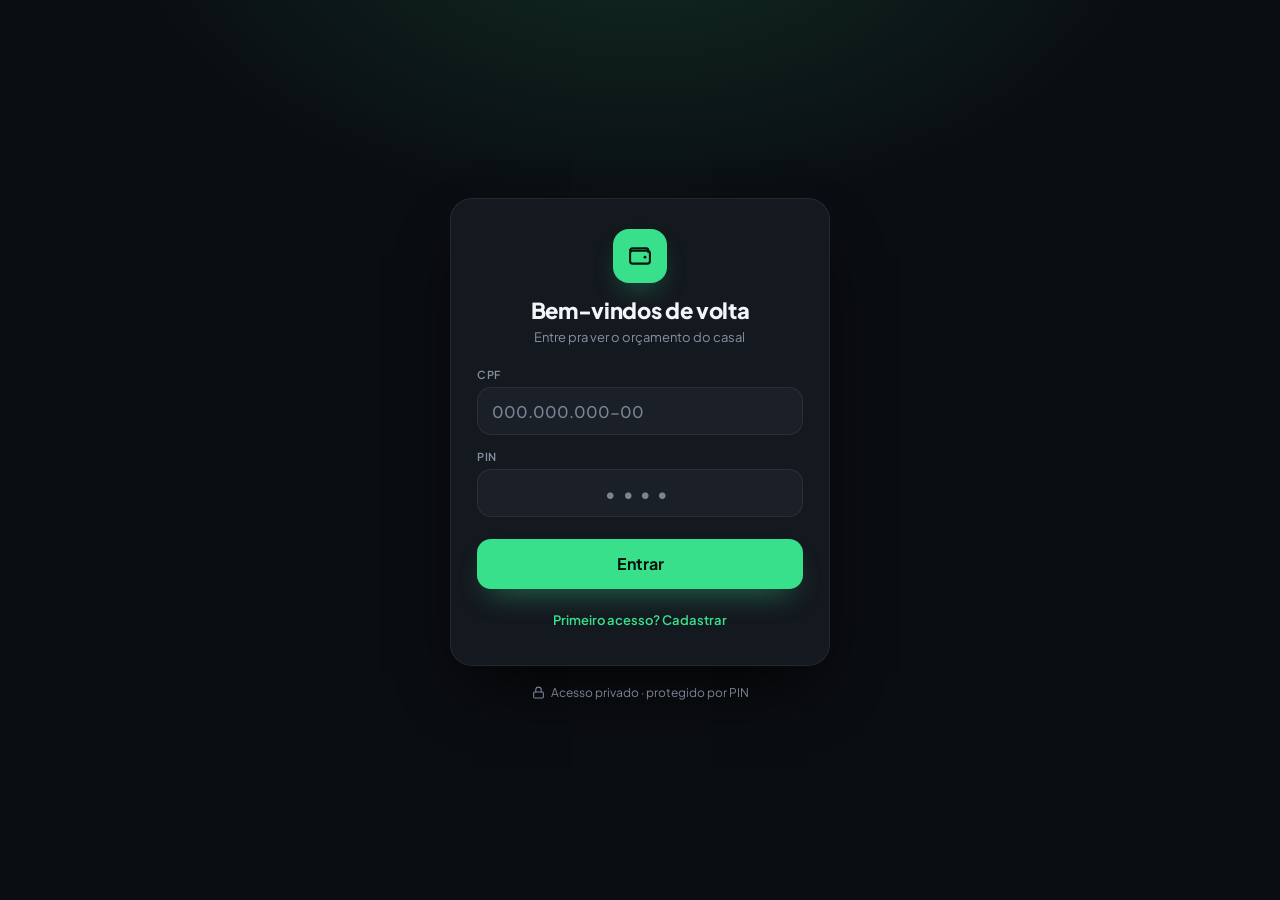
<file: login.html>
<!doctype html>
<html lang="pt-BR">
<head>
<meta charset="utf-8">
<meta name="viewport" content="width=device-width,initial-scale=1,viewport-fit=cover">
<title>Orçamento do Casal</title>
<meta name="theme-color" content="#0A0D11">
<link rel="icon" href="data:image/svg+xml,%3Csvg xmlns='http://www.w3.org/2000/svg' viewBox='0 0 512 512'%3E%3Crect width='512' height='512' rx='116' fill='%2338E08B'/%3E%3Cpath d='M128 196a44 44 0 0 1 44-44h132a34 34 0 0 1 34 34v18' fill='none' stroke='%2305140C' stroke-width='30' stroke-linecap='round'/%3E%3Crect x='128' y='196' width='256' height='164' rx='40' fill='none' stroke='%2305140C' stroke-width='30'/%3E%3Ccircle cx='320' cy='278' r='20' fill='%2305140C'/%3E%3C/svg%3E">
<link rel="preconnect" href="https://fonts.googleapis.com">
<link rel="preconnect" href="https://fonts.gstatic.com" crossorigin>
<link href="https://fonts.googleapis.com/css2?family=Plus+Jakarta+Sans:wght@400;500;600;700;800&display=swap" rel="stylesheet">
<link rel="stylesheet" href="tokens.css?v=7">
<script>try{var t=localStorage.getItem('orc-tema');if(t==='light'||t==='dark')document.documentElement.setAttribute('data-theme',t);}catch(e){}</script>
<style>
  *{box-sizing:border-box} html,body{margin:0}
  body{min-height:100vh;min-height:100dvh;display:grid;place-items:center;padding:24px;
    padding-left:max(24px,env(safe-area-inset-left));padding-right:max(24px,env(safe-area-inset-right));
    background:var(--bg);color:var(--text);font:var(--fw-reg) 15px/1.5 var(--ff-ui);-webkit-font-smoothing:antialiased;
    background-image:radial-gradient(60% 50% at 50% -10%,var(--brand-soft),transparent 70%)}
  .wrap{width:100%;max-width:380px}
  form{background:var(--surface);border:1px solid var(--line);border-radius:var(--r-xl);padding:30px 26px 26px;box-shadow:var(--shadow-lg)}
  .brand{display:flex;flex-direction:column;align-items:center;gap:14px;margin-bottom:22px}
  .mark{width:54px;height:54px;border-radius:16px;background:var(--brand);color:var(--brand-ink);display:grid;place-items:center;box-shadow:var(--glow)}
  .mark svg{width:28px;height:28px}
  h1{font:var(--fw-xbold) var(--fs-h2)/1.2 var(--ff-ui);letter-spacing:var(--ls-snug);margin:0;text-align:center;color:var(--ink)}
  .sub{color:var(--muted);font-size:var(--fs-sm);margin:4px 0 0;text-align:center}
  .hint{color:var(--text);font-size:var(--fs-sm);margin:0 0 6px;text-align:center;line-height:1.45;
    background:var(--brand-soft);border:1px solid var(--brand-line);border-radius:var(--r-md);padding:10px 12px}
  label{display:block;font:var(--fw-sem) var(--fs-micro)/1 var(--ff-ui);letter-spacing:var(--ls-wide);text-transform:uppercase;color:var(--muted);margin:16px 0 7px}
  input{width:100%;height:48px;background:var(--surface-2);border:1px solid var(--line);border-radius:var(--r-md);color:var(--ink);
    font:var(--fw-med) 16px/1.2 var(--ff-ui);padding:0 14px;outline:none;transition:border-color var(--dur-fast) var(--ease),box-shadow var(--dur-fast) var(--ease)}
  input::placeholder{color:var(--faint)}
  input.pin{letter-spacing:.4em;text-align:center;font-weight:var(--fw-bold)}
  input:focus{border-color:var(--brand-line);box-shadow:0 0 0 3px var(--brand-soft)}
  button{width:100%;height:50px;margin-top:22px;border:0;border-radius:var(--r-md);background:var(--brand);color:var(--brand-ink);
    font:var(--fw-bold) var(--fs-lg)/1 var(--ff-ui);cursor:pointer;box-shadow:var(--glow);transition:transform var(--dur-fast) var(--ease),filter var(--dur-fast) var(--ease)}
  button:hover{filter:brightness(1.06)} button:active{transform:scale(.985)}
  button[disabled]{opacity:.6;cursor:default}
  .link{display:block;text-align:center;margin-top:14px;padding:8px;color:var(--brand);font-size:var(--fs-sm);font-weight:var(--fw-sem);text-decoration:none;cursor:pointer}
  .link:hover{color:var(--ink)}
  .tip{color:var(--muted);font-size:var(--fs-cap);line-height:1.45;margin:8px 2px 0} .tip b{color:var(--ink)}
  .err{color:var(--neg);font-weight:var(--fw-sem);font-size:var(--fs-sm);margin-top:14px;text-align:center;
    background:var(--neg-soft);border:1px solid var(--neg-soft);border-radius:var(--r-md);padding:10px 12px}
  .foot{margin-top:18px;text-align:center;color:var(--faint);font-size:var(--fs-cap);display:flex;align-items:center;justify-content:center;gap:6px}
  .foot svg{width:13px;height:13px}
  :focus-visible{outline:2px solid var(--brand);outline-offset:2px}
  [hidden]{display:none!important}
</style>
</head>
<body>
  <div class="wrap">
    <form id="f" autocomplete="on">
      <div class="brand">
        <div class="mark"><svg viewBox="0 0 24 24" fill="none" stroke="currentColor" stroke-width="1.8" stroke-linecap="round" stroke-linejoin="round" aria-hidden="true"><path d="M3.5 7.5A2 2 0 0 1 5.5 5.5h12A1.5 1.5 0 0 1 19 7v1.5"/><rect x="3.5" y="7.5" width="17" height="11" rx="2.2"/><circle cx="16.3" cy="13" r="1.2" fill="currentColor" stroke="none"/></svg></div>
        <div><h1 id="title">Bem-vindos de volta</h1><p class="sub" id="sub">Entre pra ver o orçamento do casal</p></div>
      </div>
      <p class="hint" id="reghint" hidden>Primeiro acesso. Crie sua conta e um código que a outra pessoa vai usar pra entrar.</p>

      <div id="nomerow" hidden>
        <label>Seu nome</label>
        <input name="nome" id="nome" type="text" autocomplete="name" autocorrect="off" spellcheck="false" placeholder="Como aparece nos lançamentos">
      </div>

      <label>CPF</label>
      <input name="cpf" id="cpf" type="text" inputmode="numeric" autocomplete="username" maxlength="14" placeholder="000.000.000-00" required>

      <label>PIN</label>
      <input name="pin" id="pin" class="pin" type="password" inputmode="numeric" maxlength="6" autocomplete="current-password" placeholder="••••" required>

      <div id="codrow" hidden>
        <label id="codlabel">Código do casal</label>
        <input name="codigo" id="codigo" type="text" autocapitalize="off" autocorrect="off" autocomplete="off" spellcheck="false" placeholder="segredo do casal">
        <p class="tip">Digite o código <b>exatamente</b> como foi criado — diferencia maiúsculas de minúsculas.</p>
      </div>

      <button type="submit" id="submit">Entrar</button>
      <a class="link" id="toggle">Primeiro acesso? Cadastrar</a>

      <div class="err" id="err" hidden></div>
    </form>
    <div class="foot">
      <svg viewBox="0 0 24 24" fill="none" stroke="currentColor" stroke-width="2" stroke-linecap="round" stroke-linejoin="round"><rect x="3" y="11" width="18" height="11" rx="2"/><path d="M7 11V7a5 5 0 0 1 10 0v4"/></svg>
      Acesso privado · protegido por PIN
    </div>
  </div>

  <script>
  (function(){
    var API='https://pggcbvafkwyqyvlkiyti.supabase.co/functions/v1/orcamento';
    var TOKKEY='orc_token';
    var el=function(id){return document.getElementById(id);};
    var mode='login', firstSetup=false;

    // já logado? vai pro app
    try{ if(localStorage.getItem(TOKKEY)){ location.replace('index.html'); return; } }catch(e){}

    function showErr(m){ el('err').textContent=m||''; el('err').hidden=!m; }
    function apply(){
      var reg=(mode==='register');
      el('nomerow').hidden=!reg; el('codrow').hidden=!reg;
      el('nome').required=reg; el('codigo').required=reg;
      el('reghint').hidden=!(reg&&firstSetup);
      el('codlabel').textContent=firstSetup?'Crie o código do casal':'Código do casal';
      el('title').textContent=reg?'Criar acesso':'Bem-vindos de volta';
      el('sub').textContent=reg?'Configure o acesso de vocês':'Entre pra ver o orçamento do casal';
      el('submit').textContent=reg?'Cadastrar e entrar':'Entrar';
      el('pin').setAttribute('autocomplete',reg?'new-password':'current-password');
      el('toggle').textContent=reg?'Já tenho acesso — Entrar':'Primeiro acesso? Cadastrar';
      el('toggle').style.display=firstSetup?'none':'block';
    }
    function setMode(m){mode=m;showErr('');apply();}
    el('toggle').addEventListener('click',function(){setMode(mode==='register'?'login':'register');});

    setMode('login');
    fetch(API+'/api/status',{headers:{accept:'application/json'}}).then(function(r){return r.ok?r.json():null;})
      .then(function(s){ if(s&&!s.hasUsers){firstSetup=true;setMode('register');} else {firstSetup=false;apply();} })
      .catch(function(){});

    el('f').addEventListener('submit',function(ev){
      ev.preventDefault();
      showErr('');
      var payload={mode:mode,cpf:el('cpf').value,pin:el('pin').value};
      if(mode==='register'){payload.nome=el('nome').value;payload.codigo=el('codigo').value;}
      var btn=el('submit'); btn.disabled=true; var old=btn.textContent; btn.textContent='Entrando…';
      fetch(API+'/api/auth',{method:'POST',headers:{'content-type':'application/json'},body:JSON.stringify(payload)})
        .then(function(r){return r.json().then(function(j){return {ok:r.ok,j:j};});})
        .then(function(x){
          if(x.ok&&x.j&&x.j.token){
            try{localStorage.setItem(TOKKEY,x.j.token);}catch(e){}
            location.replace('index.html');
          }else{
            showErr((x.j&&x.j.error)?x.j.error:'Não deu pra entrar. Tente de novo.');
            btn.disabled=false; btn.textContent=old;
          }
        })
        .catch(function(){ showErr('Falha de conexão. Verifique a internet.'); btn.disabled=false; btn.textContent=old; });
    });

    // máscaras
    el('cpf').addEventListener('input',function(){
      var v=this.value.replace(/\D/g,'').slice(0,11),o=v;
      if(v.length>9)o=v.replace(/(\d{3})(\d{3})(\d{3})(\d{1,2})/,'$1.$2.$3-$4');
      else if(v.length>6)o=v.replace(/(\d{3})(\d{3})(\d{1,3})/,'$1.$2.$3');
      else if(v.length>3)o=v.replace(/(\d{3})(\d{1,3})/,'$1.$2');
      this.value=o;
    });
    el('pin').addEventListener('input',function(){this.value=this.value.replace(/\D/g,'').slice(0,6);});
  })();
  </script>
</body>
</html>
</file>
<file: tokens.css>
/* ============================================================
   Orçamento do Casal — Design Tokens
   Trocar APENAS este arquivo muda toda a identidade do app.
   ============================================================ */
:root{
  /* ---- tipografia ---- */
  --ff-ui:"Plus Jakarta Sans",system-ui,-apple-system,sans-serif;
  --fw-reg:400; --fw-med:500; --fw-sem:600; --fw-bold:700; --fw-xbold:800;

  --fs-micro:11px; --fs-cap:12px; --fs-sm:13px; --fs-md:14px; --fs-lg:16px;
  --fs-h3:18px; --fs-h2:22px; --fs-h1:28px; --fs-hero:clamp(36px,7vw,54px);
  --ls-tight:-.03em; --ls-snug:-.015em; --ls-wide:.06em;

  /* ---- forma ---- */
  --r-xs:8px; --r-sm:12px; --r-md:14px; --r-lg:18px; --r-xl:22px; --r-pill:999px;

  /* ---- espaço ---- */
  --s-1:4px; --s-2:8px; --s-3:12px; --s-4:16px; --s-5:20px; --s-6:24px; --s-7:32px; --s-8:40px;

  /* ---- movimento ---- */
  --ease:cubic-bezier(.2,.7,.2,1); --dur-fast:120ms; --dur:200ms; --dur-slow:340ms;

  /* ---- cores de pessoa (identidade do casal) ---- */
  --p-a:#6B8BFF;   /* pessoa A */
  --p-b:#FF8E6E;   /* pessoa B */
  --p-c:#B48BFF;   /* conjunto */

  /* ---- paleta de categorias (8 passos, ciclo) ---- */
  --cat-1:#38E08B; --cat-2:#6B8BFF; --cat-3:#FF8E6E; --cat-4:#B48BFF;
  --cat-5:#3FD2D2; --cat-6:#FFC24B; --cat-7:#FF7AA8; --cat-8:#94A0B0;
}

/* ================= DARK (padrão) ================= */
:root,:root[data-theme="dark"]{
  --bg:#0A0D11;
  --bg-elev:#0F1318;
  --surface:#14181F;
  --surface-2:#1A1F28;
  --surface-3:#222834;

  --line:rgba(255,255,255,.07);
  --line-2:rgba(255,255,255,.12);
  --track:rgba(255,255,255,.08);

  --ink:#F3F6F9;      /* títulos e números */
  --text:#C5CDD8;     /* corpo */
  --muted:#8790A0;    /* secundário */
  --faint:#7A8495;    /* terciário */

  --brand:#38E08B;
  --brand-ink:#05140C;         /* texto sobre brand */
  --brand-soft:rgba(56,224,139,.14);
  --brand-line:rgba(56,224,139,.34);

  --pos:#38E08B; --pos-soft:rgba(56,224,139,.14);
  --neg:#FF6F6F; --neg-soft:rgba(255,111,111,.14);
  --warn:#FFB13D; --warn-soft:rgba(255,177,61,.15);
  --info:#6B8BFF; --info-soft:rgba(107,139,255,.14);

  --shadow-sm:0 1px 2px rgba(0,0,0,.4);
  --shadow-md:0 12px 28px -14px rgba(0,0,0,.8);
  --shadow-lg:0 32px 64px -24px rgba(0,0,0,.9);
  --glow:0 14px 30px -12px rgba(56,224,139,.45);
  --scrim:rgba(4,6,9,.72);
}

/* ================= LIGHT ================= */
:root[data-theme="light"]{
  --bg:#F3F2EE;
  --bg-elev:#FFFFFF;
  --surface:#FFFFFF;
  --surface-2:#F7F6F2;
  --surface-3:#EFEDE7;

  --line:rgba(14,17,22,.09);
  --line-2:rgba(14,17,22,.14);
  --track:rgba(14,17,22,.08);

  --ink:#0E1116;
  --text:#39414D;
  --muted:#6B7480;
  --faint:#5F6670;

  --brand:#0E9A5A;
  --brand-ink:#FFFFFF;
  --brand-soft:rgba(14,154,90,.10);
  --brand-line:rgba(14,154,90,.28);

  --pos:#0E9A5A; --pos-soft:rgba(14,154,90,.11);
  --neg:#D14343; --neg-soft:rgba(209,67,67,.10);
  --warn:#B07400; --warn-soft:rgba(176,116,0,.12);
  --info:#3358D4; --info-soft:rgba(51,88,212,.10);

  --p-a:#3358D4; --p-b:#CC5A3A; --p-c:#7B4DD0;
  --cat-1:#0E9A5A; --cat-2:#3358D4; --cat-3:#CC5A3A; --cat-4:#7B4DD0;
  --cat-5:#0E8585; --cat-6:#A87400; --cat-7:#C2457A; --cat-8:#6B7480;

  --shadow-sm:0 1px 2px rgba(16,22,32,.05);
  --shadow-md:0 2px 4px rgba(16,22,32,.04),0 12px 28px -14px rgba(16,22,32,.18);
  --shadow-lg:0 32px 64px -28px rgba(16,22,32,.28);
  --glow:0 14px 28px -14px rgba(14,154,90,.5);
  --scrim:rgba(20,24,30,.42);
}
</file>
